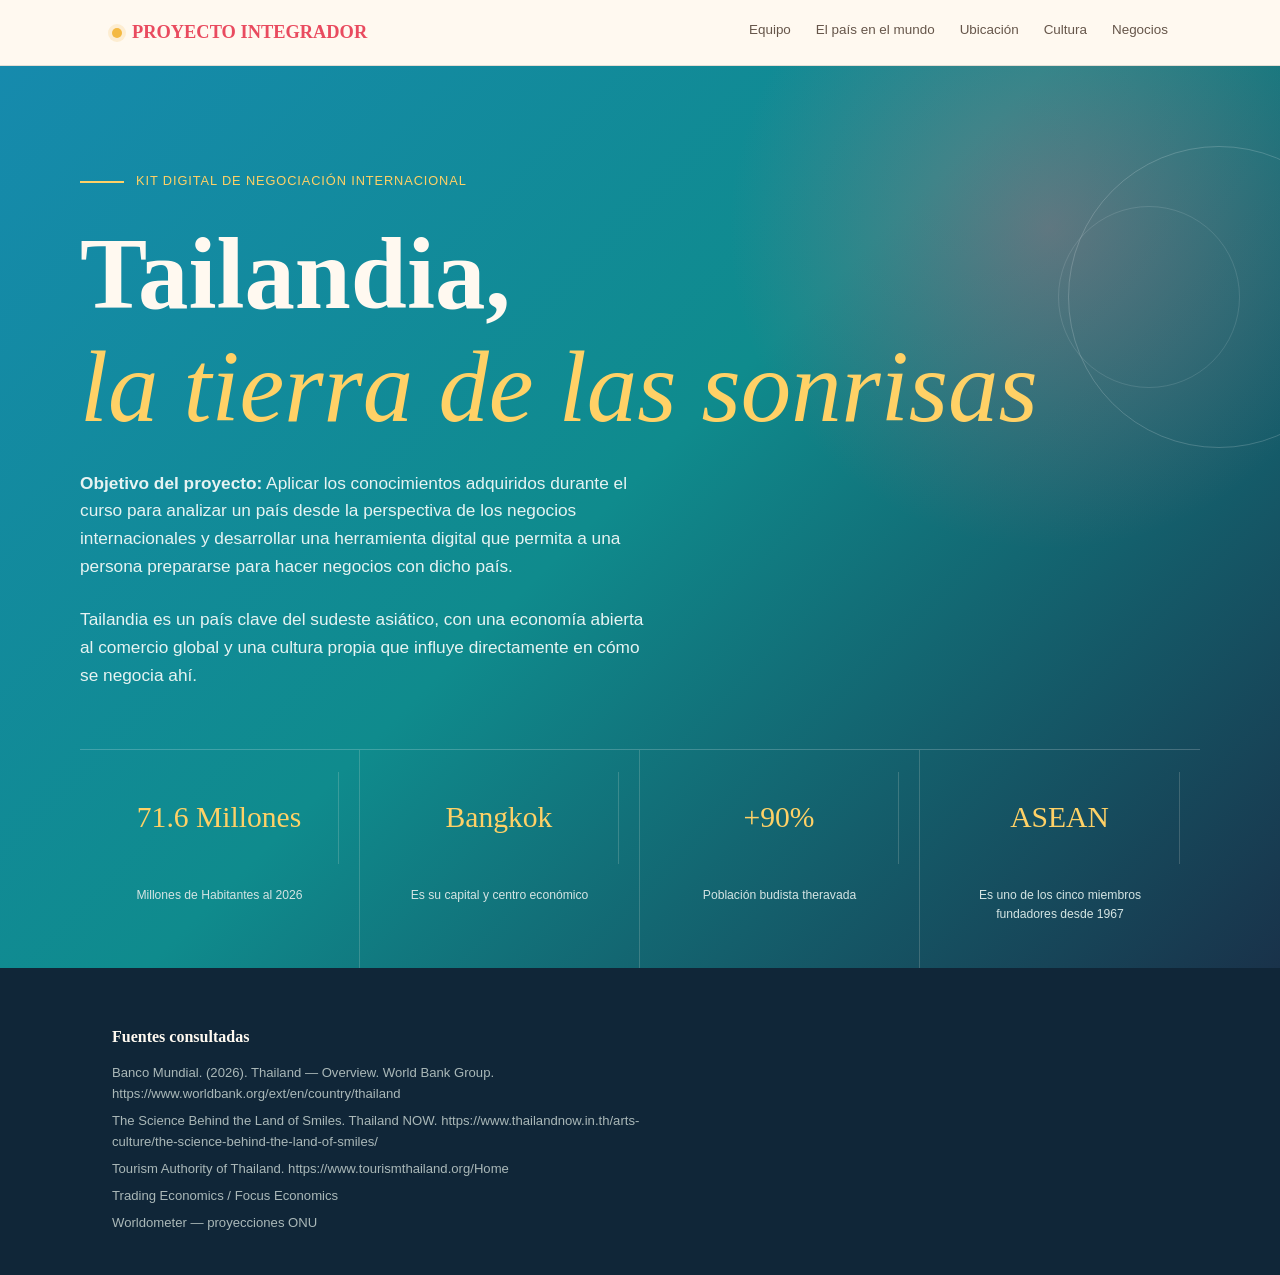
<file: index.html>
<!DOCTYPE html>
<html lang="es">
<head>
  <meta charset="UTF-8">
  <meta name="viewport" content="width=device-width, initial-scale=1.0">
  <title>Tailandia | Kit Digital de Negociación Internacional</title>
  <link rel="stylesheet" href="css/styles.css">
</head>
<body>

<header class="site">

  <div class="nav-row">


    <a href="index.html" class="brand">

      <span class="dot"></span>

      PROYECTO INTEGRADOR

    </a>


    <nav class="links">

       <a href="pages/equipo.html">
        Equipo
      </a>

      <a href="pages/mundo.html">
        El país en el mundo
      </a>

      <a href="pages/ubicacion.html">
        Ubicación
      </a>

      <a href="pages/cultura.html">
        Cultura
      </a>

      <a href="pages/negocios.html">
        Negocios
      </a>


    <button class="menu-btn">
      ☰
    </button>

  </div>

</header>

<section class="hero">

  <div class="hero-inner">


    <div class="eyebrow-line">

      <span class="rule"></span>

      KIT DIGITAL DE NEGOCIACIÓN INTERNACIONAL

    </div>


    <h1>

      Tailandia,

      <br>

      <em>la tierra de las sonrisas</em>

    </h1>

        <p class="lede">

      <b>Objetivo del proyecto:</b> Aplicar los conocimientos adquiridos durante el curso para analizar 
      un país desde la perspectiva de los negocios internacionales y desarrollar una herramienta 
      digital que permita a una persona prepararse para hacer negocios con dicho país.



    </p>


    <p class="lede">

     Tailandia es un país clave del sudeste asiático, con una economía
    abierta al comercio global y una cultura propia que influye directamente
    en cómo se negocia ahí.

    </p>


    <div class="hero-stats">


      <div>

        <div class="num">
          71.6 Millones
        </div> 

        <div class="label">
          Millones de Habitantes al 2026       
         </div>

      </div>


      <div>

        <div class="num">
          Bangkok 
           </div>  

           <div class="label">
          Es su capital y centro económico
        </div>

        </div>




      <div>

        <div class="num">
          +90%
        </div>

        <div class="label">
          Población budista theravada
        </div>

      </div>


      <div>

        <div class="num">
          ASEAN
        </div>

        <div class="label">
          Es uno de los cinco miembros fundadores desde 1967
        </div>

      </div>


    </div>

  </div>

</section>

<footer>

  <div class="wrap">


    <div class="sources">

      <h5>
        Fuentes consultadas
      </h5>

      <span>
        Banco Mundial. (2026). Thailand — Overview. World Bank Group. 
        https://www.worldbank.org/ext/en/country/thailand         
      </span>

      <span>
         The Science Behind the Land of Smiles. Thailand NOW. 
         https://www.thailandnow.in.th/arts-culture/the-science-behind-the-land-of-smiles/
      </span>

      <span>
          Tourism Authority of Thailand. https://www.tourismthailand.org/Home      
        </span>

      <span>
        Trading Economics / Focus Economics
      </span>

      <span>
        Worldometer — proyecciones ONU
      </span>

    </div>

  </div>

</footer>

<script src="js/script.js"></script>
</body>
</html>
</file>
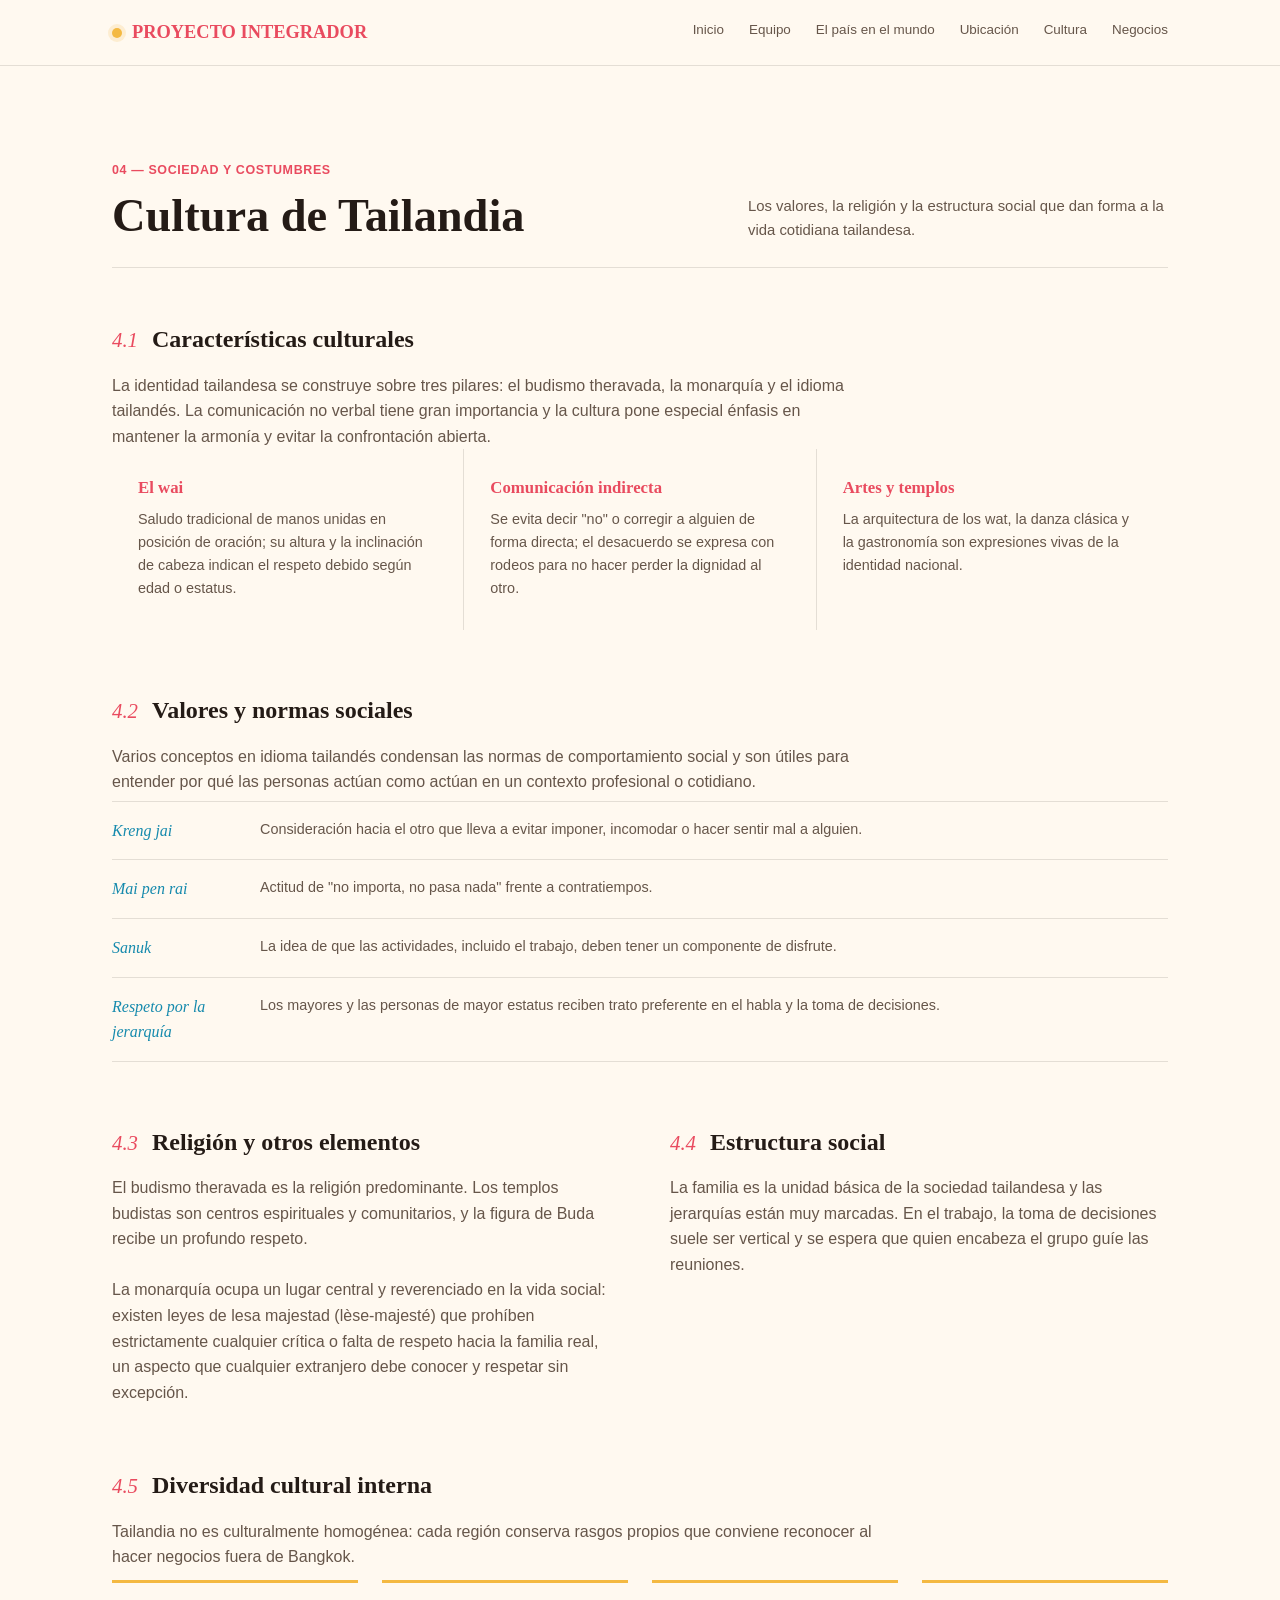
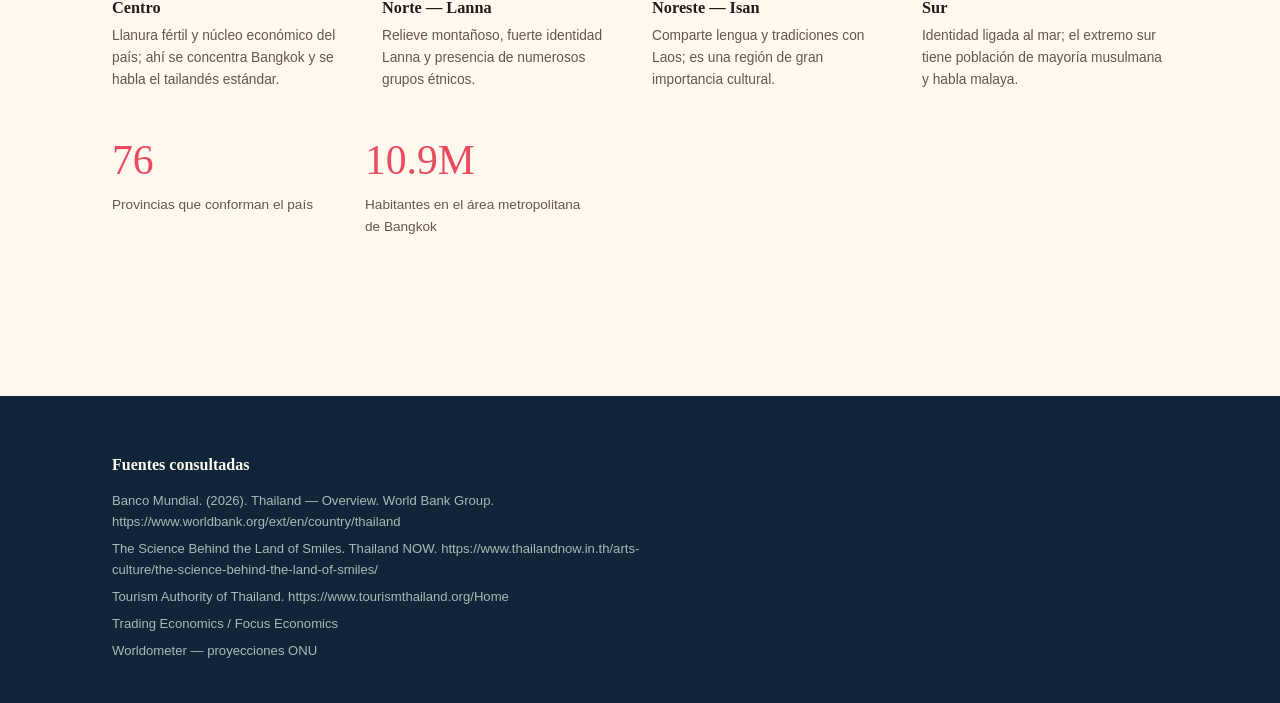
<file: pages/cultura.html>
<!DOCTYPE html>
<html lang="es">
<head>
  <meta charset="UTF-8">
  <meta name="viewport" content="width=device-width, initial-scale=1.0">
  <title>Tailandia | Cultura</title>
  <link rel="stylesheet" href="../css/styles.css">
</head>
<body>

<header class="site">

  <div class="nav-row">


    <a href="../index.html" class="brand">

      <span class="dot"></span>

      PROYECTO INTEGRADOR

    </a>


    <nav class="links">

       <a href="../index.html">
        Inicio
      </a>

       <a href="equipo.html">
        Equipo
      </a>
      
      <a href="mundo.html">
        El país en el mundo
      </a>

      <a href="ubicacion.html">
        Ubicación
      </a>

      <a href="cultura.html">
        Cultura
      </a>

      <a href="negocios.html">
        Negocios
      </a>

    </nav>


    <button class="menu-btn">
      ☰
    </button>

  </div>

</header>

<section id="cultura">

  <div class="wrap">


    <div class="section-head">

      <div>

        <div class="tag">
          04 — SOCIEDAD Y COSTUMBRES
        </div>

        <h2>
          Cultura de Tailandia
        </h2>

      </div>

      <p>
        Los valores, la religión y la estructura social que dan
        forma a la vida cotidiana tailandesa.
      </p>

    </div>



    <div class="subblock">

      <div class="kicker">

        <span class="idx">
          4.1
        </span>

        <h3>
          Características culturales
        </h3>

      </div>


      <p class="body">

        La identidad tailandesa se construye sobre tres pilares:
        el budismo theravada, la monarquía y el idioma tailandés.
        La comunicación no verbal tiene gran importancia y la
        cultura pone especial énfasis en mantener la armonía y
        evitar la confrontación abierta.

      </p>


      <div class="culture-grid">


        <div class="culture-card">

          <h4>
            El wai
          </h4>

          <p>

            Saludo tradicional de manos unidas en posición de oración;
            su altura y la inclinación de cabeza indican el respeto
            debido según edad o estatus.

          </p>

        </div>


        <div class="culture-card">

          <h4>
            Comunicación indirecta
          </h4>

          <p>

            Se evita decir "no" o corregir a alguien de forma directa;
            el desacuerdo se expresa con rodeos para no hacer perder
            la dignidad al otro.

          </p>

        </div>


        <div class="culture-card">

          <h4>
            Artes y templos
          </h4>

          <p>

            La arquitectura de los wat, la danza clásica y la
            gastronomía son expresiones vivas de la identidad nacional.

          </p>

        </div>


      </div>

    </div>



    <div class="subblock">

      <div class="kicker">

        <span class="idx">
          4.2
        </span>

        <h3>
          Valores y normas sociales
        </h3>

      </div>


      <p class="body">

        Varios conceptos en idioma tailandés condensan las normas
        de comportamiento social y son útiles para entender por qué
        las personas actúan como actúan en un contexto profesional
        o cotidiano.

      </p>


      <ul class="pillar-list">


        <li>

          <span class="term">
            Kreng jai
          </span>

          <span class="def">

            Consideración hacia el otro que lleva a evitar imponer,
            incomodar o hacer sentir mal a alguien.

          </span>

        </li>


        <li>

          <span class="term">
            Mai pen rai
          </span>

          <span class="def">

            Actitud de "no importa, no pasa nada" frente a contratiempos.

          </span>

        </li>


        <li>

          <span class="term">
            Sanuk
          </span>

          <span class="def">

            La idea de que las actividades, incluido el trabajo,
            deben tener un componente de disfrute.

          </span>

        </li>


        <li>

          <span class="term">
            Respeto por la jerarquía
          </span>

          <span class="def">

            Los mayores y las personas de mayor estatus reciben
            trato preferente en el habla y la toma de decisiones.

          </span>

        </li>


      </ul>

    </div>



    <div class="pillar-row">


      <div class="subblock">

        <div class="kicker">

          <span class="idx">
            4.3
          </span>

          <h3>
            Religión y otros elementos
          </h3>

        </div>


        <p class="body">

          El budismo theravada es la religión predominante.
          Los templos budistas son centros espirituales y comunitarios,
          y la figura de Buda recibe un profundo respeto.
          <br><br>
          La monarquía ocupa un lugar central y reverenciado en la vida social: 
          existen leyes de lesa majestad (lèse-majesté) que prohíben estrictamente 
          cualquier crítica o falta de respeto hacia la familia real, un aspecto que 
          cualquier extranjero debe conocer y respetar sin excepción.

        </p>

      </div>


      <div class="subblock">

        <div class="kicker">

          <span class="idx">
            4.4
          </span>

          <h3>
            Estructura social
          </h3>

        </div>


        <p class="body">

          La familia es la unidad básica de la sociedad tailandesa
          y las jerarquías están muy marcadas. En el trabajo, la
          toma de decisiones suele ser vertical y se espera que
          quien encabeza el grupo guíe las reuniones.

        </p>

      </div>


    </div>



    <div class="subblock">

      <div class="kicker">

        <span class="idx">
          4.5
        </span>

        <h3>
          Diversidad cultural interna
        </h3>

      </div>


      <p class="body">

        Tailandia no es culturalmente homogénea: cada región conserva
        rasgos propios que conviene reconocer al hacer negocios
        fuera de Bangkok.

      </p>


      <div class="region-grid">


        <div class="region-card">

          <h4>
            Centro
          </h4>

          <p>

            Llanura fértil y núcleo económico del país; ahí se concentra
            Bangkok y se habla el tailandés estándar.

          </p>

        </div>


        <div class="region-card">

          <h4>
            Norte — Lanna
          </h4>

          <p>

            Relieve montañoso, fuerte identidad Lanna y presencia de
            numerosos grupos étnicos.

          </p>

        </div>


        <div class="region-card">

          <h4>
            Noreste — Isan
          </h4>

          <p>

            Comparte lengua y tradiciones con Laos; es una región
            de gran importancia cultural.

          </p>

        </div>


        <div class="region-card">

          <h4>
            Sur
          </h4>

          <p>

            Identidad ligada al mar; el extremo sur tiene población
            de mayoría musulmana y habla malaya.

          </p>

        </div>


      </div>


      <div class="stat-strip">


        <div class="item">

          <div class="num">
            76
          </div>

          <div class="label">
            Provincias que conforman el país
          </div>

        </div>


        <div class="item">

          <div class="num">
            10.9M
          </div>

          <div class="label">
            Habitantes en el área metropolitana de Bangkok
          </div>

        </div>


      </div>

    </div>

  </div>

</section>

<footer>

  <div class="wrap">


    <div class="sources">

      <h5>
        Fuentes consultadas
      </h5>

      <span>
        Banco Mundial. (2026). Thailand — Overview. World Bank Group. 
        https://www.worldbank.org/ext/en/country/thailand         
      </span>

      <span>
         The Science Behind the Land of Smiles. Thailand NOW. 
         https://www.thailandnow.in.th/arts-culture/the-science-behind-the-land-of-smiles/
      </span>

      <span>
          Tourism Authority of Thailand. https://www.tourismthailand.org/Home      
        </span>

      <span>
        Trading Economics / Focus Economics
      </span>

      <span>
        Worldometer — proyecciones ONU
      </span>

    </div>



  </div>

</footer>

<script src="../js/script.js"></script>
</body>
</html>
</file>
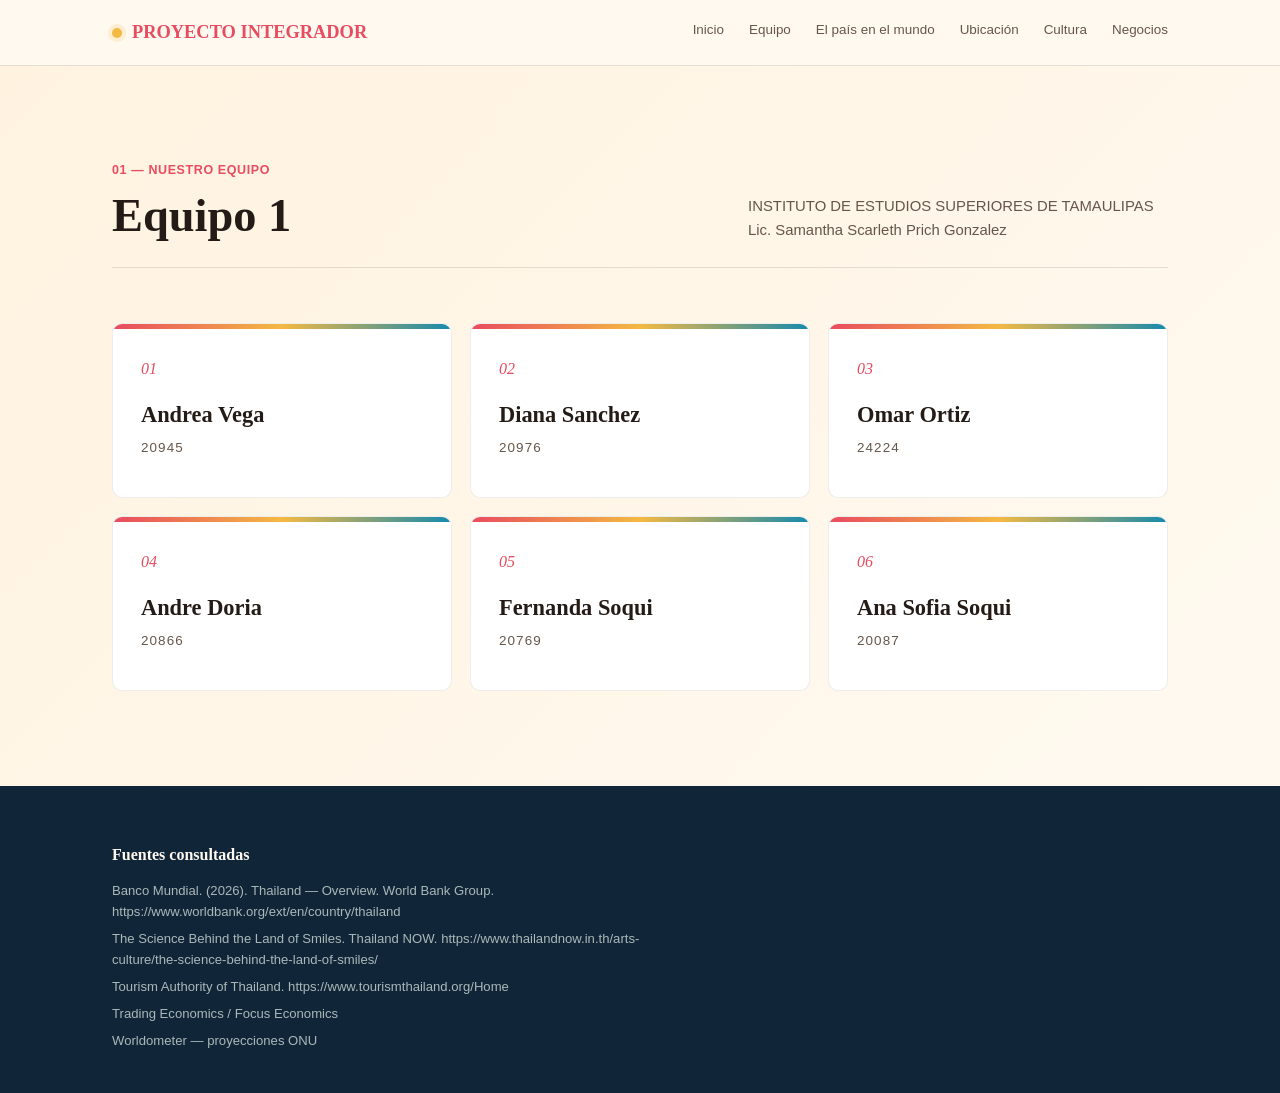
<file: pages/equipo.html>
<!DOCTYPE html>
<html lang="es">
<head>
  <meta charset="UTF-8">
  <meta name="viewport" content="width=device-width, initial-scale=1.0">
  <title>Tailandia | Equipo</title>
  <link rel="stylesheet" href="../css/styles.css">
</head>
<body>

<header class="site">

  <div class="nav-row">


    <a href="../index.html" class="brand">

      <span class="dot"></span>

      PROYECTO INTEGRADOR

    </a>


     <nav class="links">

       <a href="../index.html">
        Inicio
      </a>

       <a href="equipo.html">
        Equipo
      </a>

      <a href="mundo.html">
        El país en el mundo
      </a>

      <a href="ubicacion.html">
        Ubicación
      </a>

      <a href="cultura.html">
        Cultura
      </a>

      <a href="negocios.html">
        Negocios
      </a>


    <button class="menu-btn">
      ☰
    </button>

  </div>

</header>

<section id="equipo" class="team-section">

  <div class="wrap">


    <div class="section-head">

      <div>

        <div class="tag">
          01 — NUESTRO EQUIPO
        </div>

        <h2>
          Equipo 1
        </h2>

      </div>

      <p>

        INSTITUTO DE ESTUDIOS SUPERIORES DE TAMAULIPAS
        Lic. Samantha Scarleth Prich Gonzalez

      </p>

    </div>



    <div class="team-grid">


      <div class="team-card">

        <div class="team-number">
          01
        </div>

        <h3>
          Andrea Vega
        </h3>

        <span>
          20945
        </span>

      </div>


      <div class="team-card">

        <div class="team-number">
          02
        </div>

        <h3>
          Diana Sanchez
        </h3>

        <span>
          20976
        </span>

      </div>


      <div class="team-card">

        <div class="team-number">
          03
        </div>

        <h3>
          Omar Ortiz
        </h3>

        <span>
          24224
        </span>

      </div>


      <div class="team-card">

        <div class="team-number">
          04
        </div>

        <h3>
          Andre Doria
        </h3>

        <span>
          20866
        </span>

      </div>


      <div class="team-card">

        <div class="team-number">
          05
        </div>

        <h3>
          Fernanda Soqui
        </h3>

        <span>
          20769
        </span>

      </div>


      <div class="team-card">

        <div class="team-number">
          06
        </div>

        <h3>
          Ana Sofia Soqui
        </h3>

        <span>
          20087
        </span>

      </div>


    </div>

  </div>

</section>

<footer>

  <div class="wrap">


    <div class="sources">

      <h5>
        Fuentes consultadas
      </h5>

      <span>
        Banco Mundial. (2026). Thailand — Overview. World Bank Group. 
        https://www.worldbank.org/ext/en/country/thailand         
      </span>

      <span>
         The Science Behind the Land of Smiles. Thailand NOW. 
         https://www.thailandnow.in.th/arts-culture/the-science-behind-the-land-of-smiles/
      </span>

      <span>
          Tourism Authority of Thailand. https://www.tourismthailand.org/Home      
        </span>

      <span>
        Trading Economics / Focus Economics
      </span>

      <span>
        Worldometer — proyecciones ONU
      </span>

    </div>

  </div>

</footer>

<script src="../js/script.js"></script>
</body>
</html>
</file>
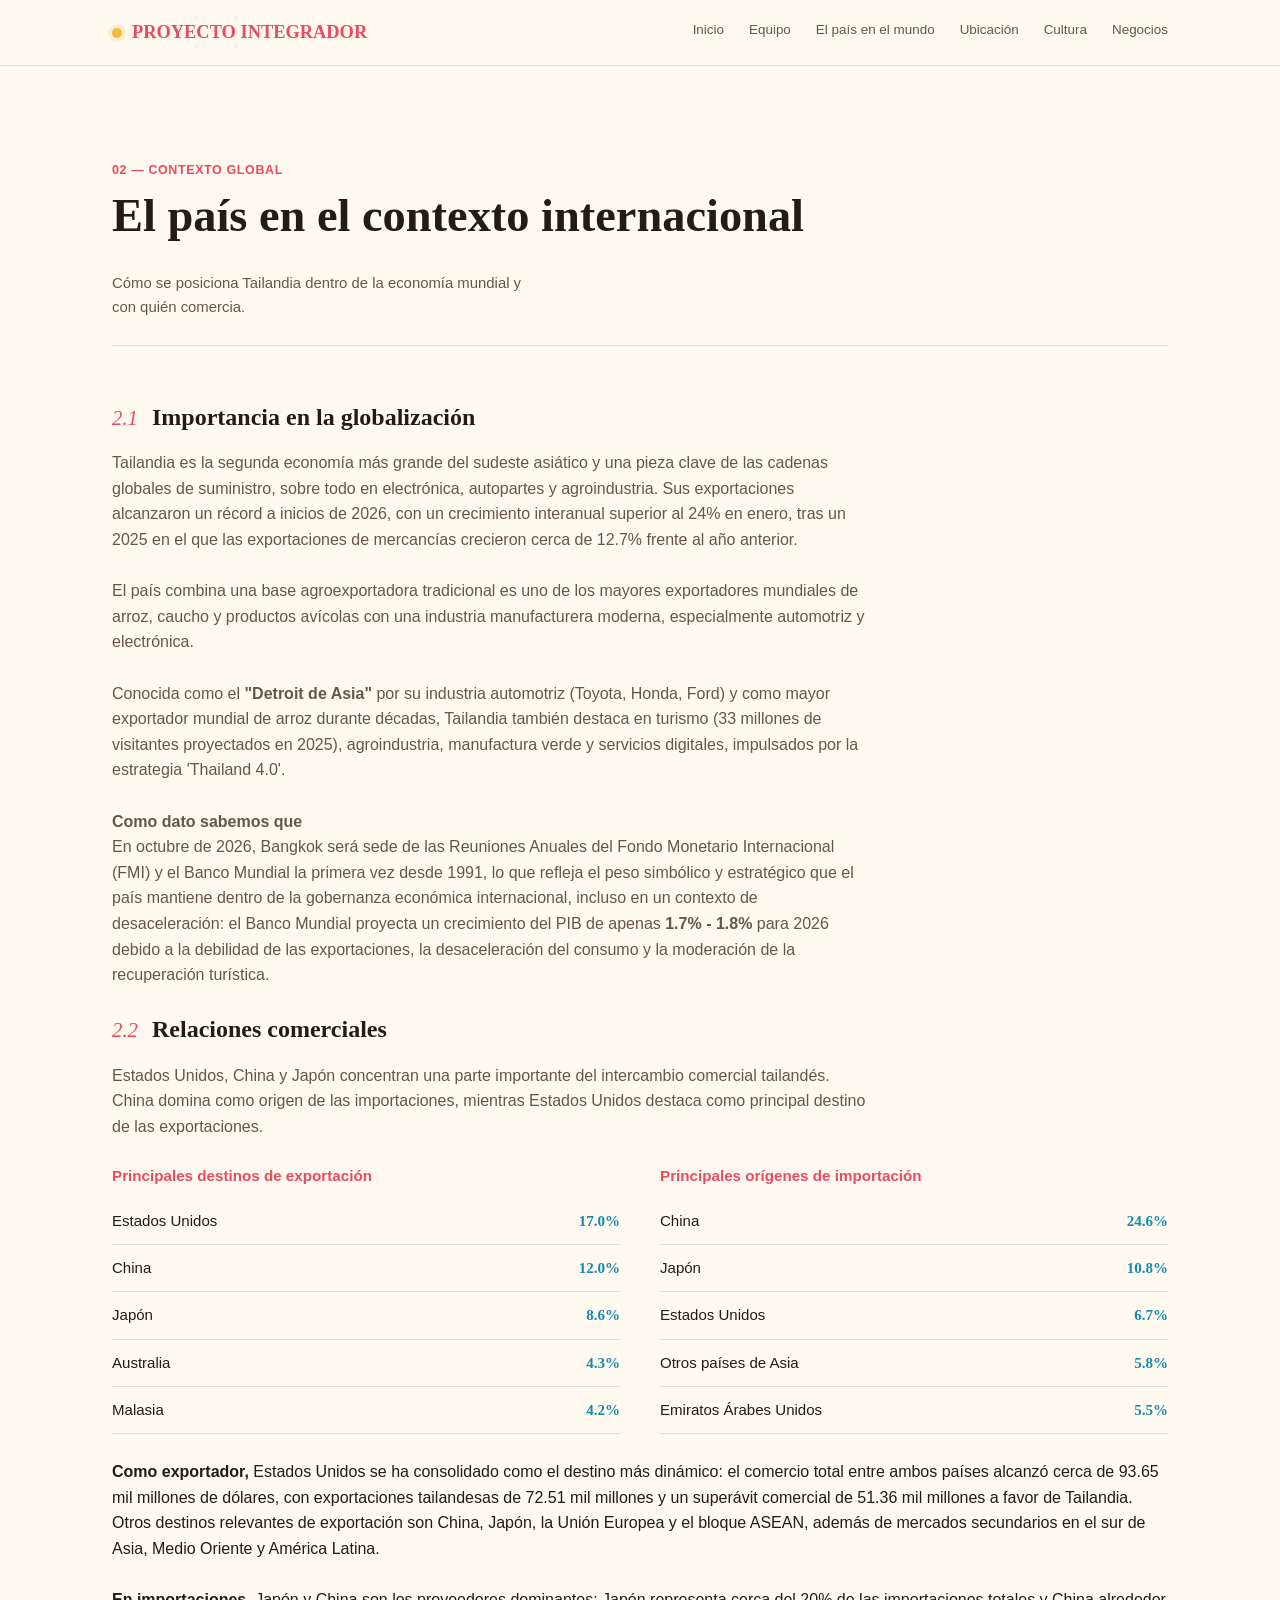
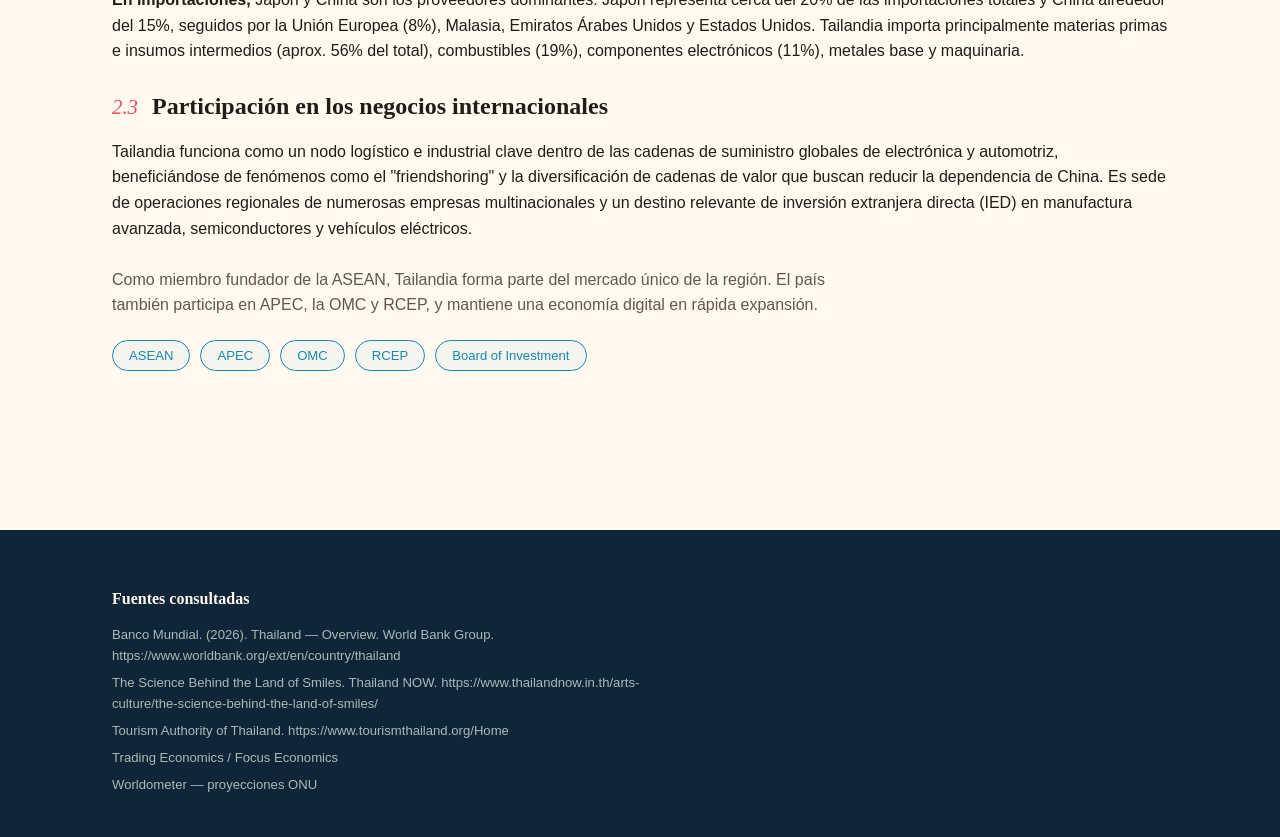
<file: pages/mundo.html>
<!DOCTYPE html>
<html lang="es">
<head>
  <meta charset="UTF-8">
  <meta name="viewport" content="width=device-width, initial-scale=1.0">
  <title>Tailandia | El país en el mundo</title>
  <link rel="stylesheet" href="../css/styles.css">
</head>
<body>

<header class="site">

  <div class="nav-row">


    <a href="../index.html" class="brand">

      <span class="dot"></span>

      PROYECTO INTEGRADOR

    </a>


   <nav class="links">

       <a href="../index.html">
        Inicio
      </a>

       <a href="equipo.html">
        Equipo
      </a>

      <a href="mundo.html">
        El país en el mundo
      </a>

      <a href="ubicacion.html">
        Ubicación
      </a>

      <a href="cultura.html">
        Cultura
      </a>

      <a href="negocios.html">
        Negocios
      </a>


    <button class="menu-btn">
      ☰
    </button>

  </div>

</header>

<section id="mundo">

  <div class="wrap">


    <div class="section-head">

      <div>

        <div class="tag">
          02 — CONTEXTO GLOBAL
        </div>

        <h2>
          El país en el contexto internacional
        </h2>

      </div>

      <p>
        Cómo se posiciona Tailandia dentro de la economía mundial
        y con quién comercia.
      </p>

    </div>


    <!-- 1.1 -->

    <div class="subblock">

      <div class="kicker">

        <span class="idx">
          2.1
        </span>

        <h3>
          Importancia en la globalización
        </h3>

      </div>


      <p class="body">

        Tailandia es la segunda economía más grande del sudeste asiático
        y una pieza clave de las cadenas globales de suministro, sobre todo
        en electrónica, autopartes y agroindustria. Sus exportaciones
        alcanzaron un récord a inicios de 2026, con un crecimiento interanual
        superior al 24% en enero, tras un 2025 en el que las exportaciones
        de mercancías crecieron cerca de 12.7% frente al año anterior.

      </p>


      <br>


      <p class="body">

        El país combina una base agroexportadora tradicional es uno de
        los mayores exportadores mundiales de arroz, caucho y productos
        avícolas con una industria manufacturera moderna, especialmente
        automotriz y electrónica.

      </p>

      <br>

      <p class="body">
      Conocida como el <b>"Detroit de Asia"</b> por su industria automotriz 
      (Toyota, Honda, Ford) y como mayor exportador mundial de arroz 
      durante décadas, Tailandia también destaca en turismo (33 millones 
      de visitantes proyectados en 2025), agroindustria, manufactura verde 
      y servicios digitales, impulsados por la estrategia 'Thailand 4.0'.

      </p>

      <br>

     <p class="body">

      <b>Como dato sabemos que</b>
      <br>
        En octubre de 2026, Bangkok será sede de las Reuniones Anuales del 
        Fondo Monetario Internacional (FMI) y el Banco Mundial la primera vez 
        desde 1991, lo que refleja el peso simbólico y estratégico que el país 
        mantiene dentro de la gobernanza económica internacional, incluso en un 
        contexto de desaceleración: el Banco Mundial proyecta un crecimiento del 
        PIB de apenas <b>1.7% - 1.8%</b> para 2026 debido a la debilidad de las exportaciones, 
        la desaceleración del consumo y la moderación de la recuperación turística.

      </p>

      <br>


    <!-- 1.2 -->

    <div class="subblock">

      <div class="kicker">

        <span class="idx">
          2.2
        </span>

        <h3>
          Relaciones comerciales
        </h3>

      </div>


      <p class="body">

        Estados Unidos, China y Japón concentran una parte importante
        del intercambio comercial tailandés. China domina como origen
        de las importaciones, mientras Estados Unidos destaca como
        principal destino de las exportaciones.

      </p>


      <div class="trade-grid">


        <div class="trade-card">

          <h4>
            Principales destinos de exportación
          </h4>

          <ul class="trade-list">

            <li>
              <span>Estados Unidos</span>
              <span class="pct">17.0%</span>
            </li>

            <li>
              <span>China</span>
              <span class="pct">12.0%</span>
            </li>

            <li>
              <span>Japón</span>
              <span class="pct">8.6%</span>
            </li>

            <li>
              <span>Australia</span>
              <span class="pct">4.3%</span>
            </li>

            <li>
              <span>Malasia</span>
              <span class="pct">4.2%</span>
            </li>

          </ul>

        </div>


        <div class="trade-card">

          <h4>
            Principales orígenes de importación
          </h4>

          <ul class="trade-list">

            <li>
              <span>China</span>
              <span class="pct">24.6%</span>
            </li>

            <li>
              <span>Japón</span>
              <span class="pct">10.8%</span>
            </li>

            <li>
              <span>Estados Unidos</span>
              <span class="pct">6.7%</span>
            </li>

            <li>
              <span>Otros países de Asia</span>
              <span class="pct">5.8%</span>
            </li>

            <li>
              <span>Emiratos Árabes Unidos</span>
              <span class="pct">5.5%</span>
            </li>

          </ul>

        </div>

        
      </div>

    <br>

     <p>
     <b>Como exportador,</b> Estados Unidos se ha consolidado como el destino más dinámico: 
     el comercio total entre ambos países alcanzó cerca de 93.65 mil millones de dólares, con 
     exportaciones tailandesas de 72.51 mil millones y un superávit comercial de 51.36 mil millones 
     a favor de Tailandia. Otros destinos relevantes de exportación son China, Japón, la Unión Europea 
     y el bloque ASEAN, además de mercados secundarios en el sur de Asia, Medio Oriente y América Latina.
     
     <br><br>
    <b>En importaciones,</b> Japón y China son los proveedores dominantes: Japón representa cerca del 20% de las 
    importaciones totales y China alrededor del 15%, seguidos por la Unión Europea (8%), Malasia, Emiratos 
    Árabes Unidos y Estados Unidos. Tailandia importa principalmente materias primas e insumos intermedios 
    (aprox. 56% del total), combustibles (19%), componentes electrónicos (11%), metales base y maquinaria.

      </p>

      <br>



    <!-- 1.3 -->

    <div class="subblock">

      <div class="kicker">

        <span class="idx">
          2.3
        </span>

        <h3>
          Participación en los negocios internacionales
        </h3>

      </div>

  
      <p>
      Tailandia funciona como un nodo logístico e industrial clave dentro de 
      las cadenas de suministro globales de electrónica y automotriz, beneficiándose 
      de fenómenos como el "friendshoring" y la diversificación de cadenas de valor 
      que buscan reducir la dependencia de China. Es sede de operaciones regionales de 
      numerosas empresas multinacionales y un destino relevante de inversión extranjera 
      directa (IED) en manufactura avanzada, semiconductores y vehículos eléctricos.
      </p>

      <br>

      <p class="body">

        Como miembro fundador de la ASEAN, Tailandia forma parte del
        mercado único de la región. El país también participa en APEC,
        la OMC y RCEP, y mantiene una economía digital en rápida expansión.

      </p>


      <div class="chip-row">

        <button type="button" class="chip" data-info="Asociación de Naciones del Sudeste Asiático: un bloque de 10 países que reduce aranceles entre sí y facilita el comercio, la inversión y el movimiento de personas dentro de la región.">ASEAN</button>

        <button type="button" class="chip" data-info="Foro de Cooperación Económica Asia-Pacífico: espacio de diálogo entre 21 economías de la cuenca del Pacífico para impulsar el comercio y la inversión abierta entre sus miembros.">APEC</button>

        <button type="button" class="chip" data-info="Organización Mundial del Comercio: organismo internacional que fija las reglas del comercio entre países, vigila que se cumplan y resuelve disputas comerciales entre gobiernos.">OMC</button>

        <button type="button" class="chip" data-info="Asociación Económica Integral Regional: el tratado de libre comercio más grande del mundo, que une a los países de la ASEAN con China, Japón, Corea del Sur, Australia y Nueva Zelanda.">RCEP</button>

        <button type="button" class="chip" data-info="Board of Investment: agencia gubernamental tailandesa que otorga incentivos fiscales, exenciones de impuestos y facilidades administrativas a empresas extranjeras que invierten en el país.">Board of Investment</button>

      </div>

      <div class="chip-info" id="chip-info" hidden>
        <span class="chip-info-title"></span>
        <p class="chip-info-text"></p>
      </div>

    </div>

  </div>

</section>

<footer>

  <div class="wrap">


    <div class="sources">

      <h5>
        Fuentes consultadas
      </h5>

      <span>
        Banco Mundial. (2026). Thailand — Overview. World Bank Group. 
        https://www.worldbank.org/ext/en/country/thailand         
      </span>

      <span>
         The Science Behind the Land of Smiles. Thailand NOW. 
         https://www.thailandnow.in.th/arts-culture/the-science-behind-the-land-of-smiles/
      </span>

      <span>
          Tourism Authority of Thailand. https://www.tourismthailand.org/Home      
        </span>

      <span>
        Trading Economics / Focus Economics
      </span>

      <span>
        Worldometer — proyecciones ONU
      </span>

    </div>


  </div>

</footer>

<script src="../js/script.js"></script>
</body>
</html>
</file>
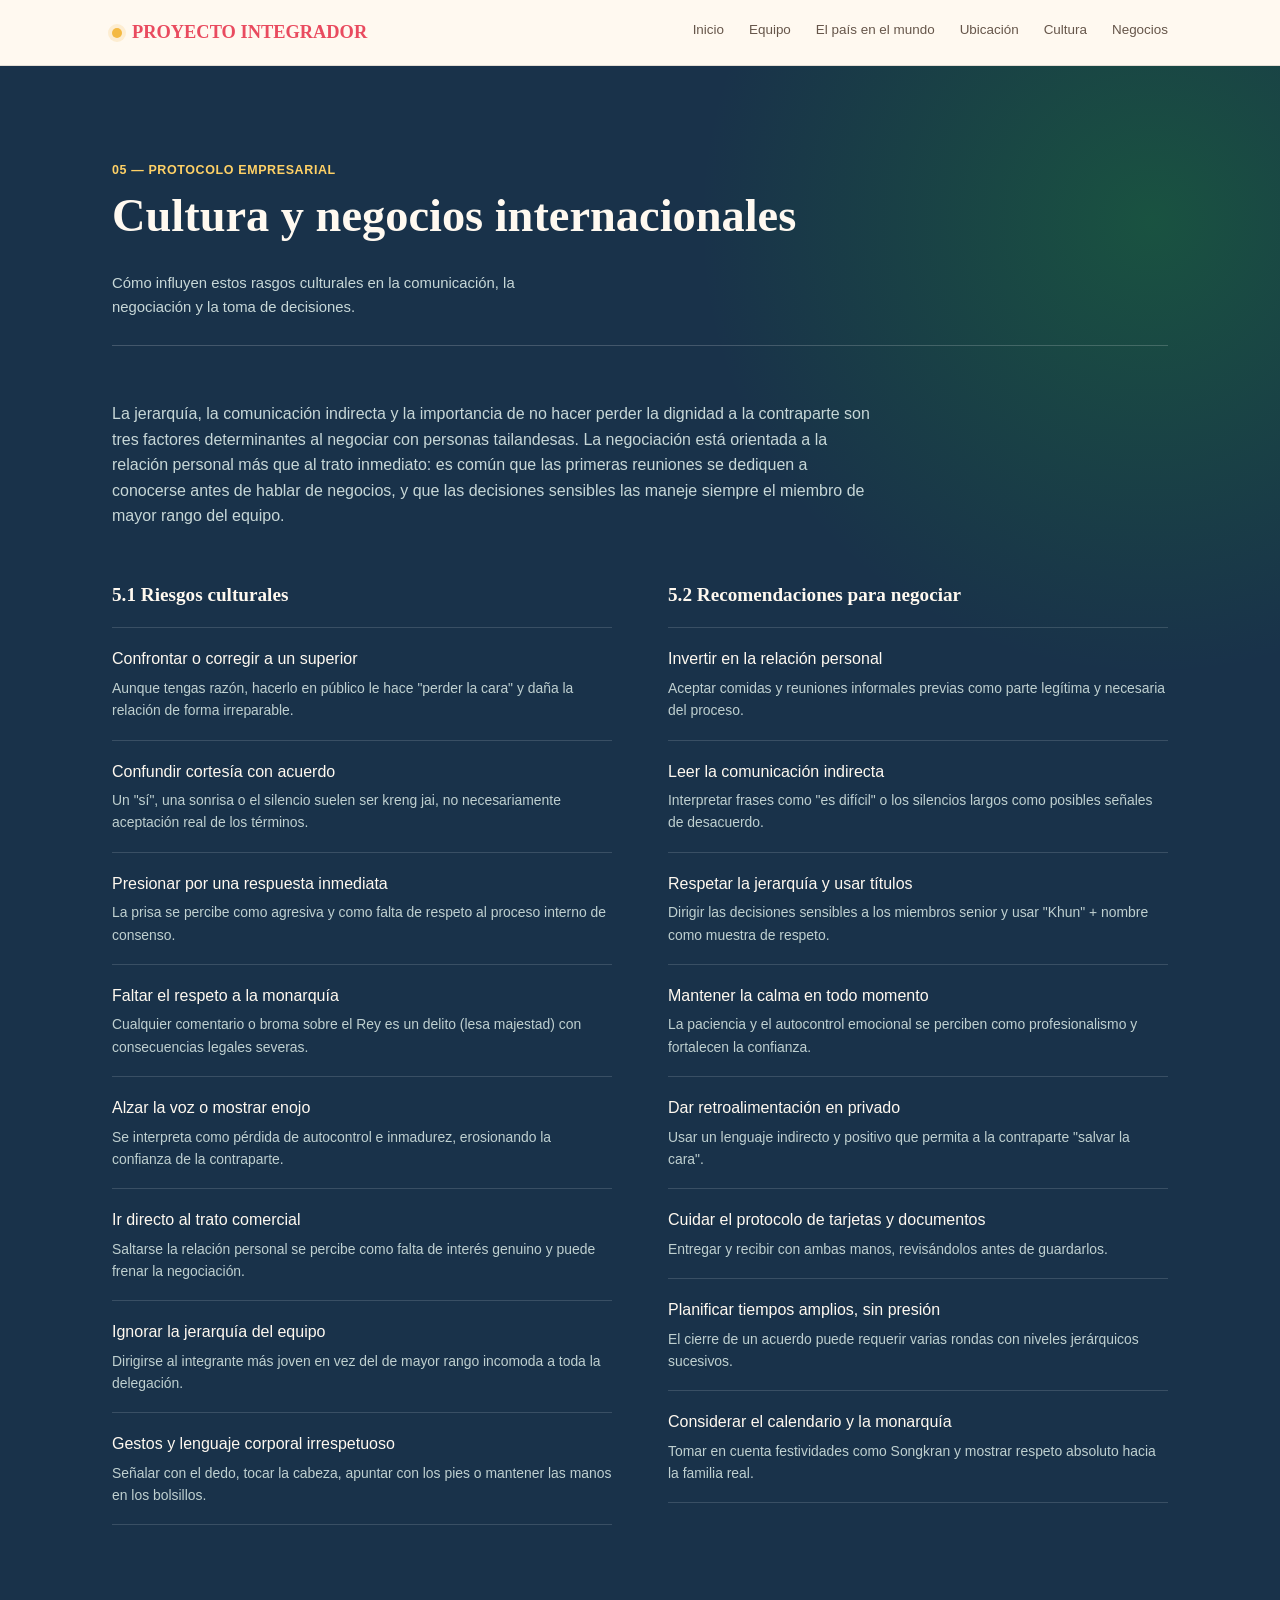
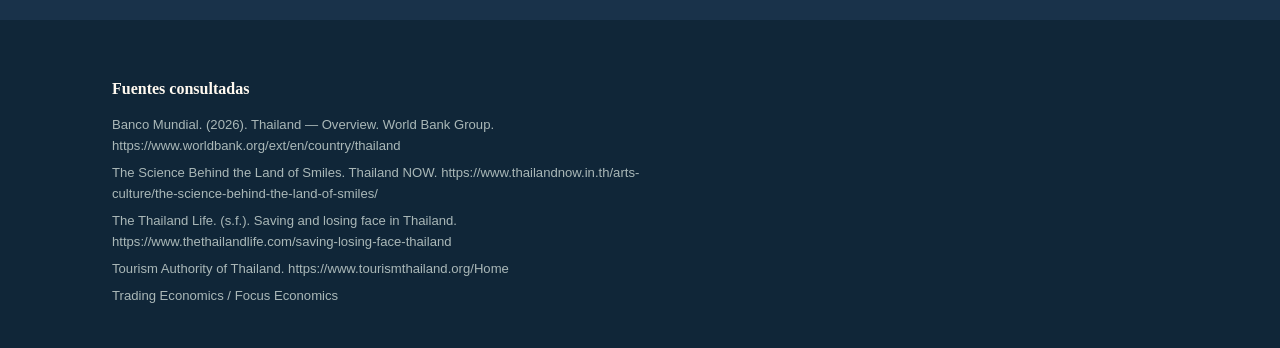
<file: pages/negocios.html>
<!DOCTYPE html>
<html lang="es">
<head>
  <meta charset="UTF-8">
  <meta name="viewport" content="width=device-width, initial-scale=1.0">
  <title>Tailandia | Negocios internacionales</title>
  <link rel="stylesheet" href="../css/styles.css">
</head>
<body>

<header class="site">

  <div class="nav-row">


    <a href="../index.html" class="brand">

      <span class="dot"></span>

      PROYECTO INTEGRADOR

    </a>


     <nav class="links">

       <a href="../index.html">
        Inicio
      </a>

       <a href="equipo.html">
        Equipo
      </a>

      <a href="mundo.html">
        El país en el mundo
      </a>

      <a href="ubicacion.html">
        Ubicación
      </a>

      <a href="cultura.html">
        Cultura
      </a>

      <a href="negocios.html">
        Negocios
      </a>


    <button class="menu-btn">
      ☰
    </button>

  </div>

</header>

<section id="negocios" class="dark">

  <div class="wrap">


    <div class="section-head">

      <div>

        <div class="tag">
          05 — PROTOCOLO EMPRESARIAL
        </div>

        <h2>
          Cultura y negocios internacionales
        </h2>

      </div>

      <p>

        Cómo influyen estos rasgos culturales en la comunicación, la negociación y la toma de decisiones.

      </p>

    </div>


    <p
      class="body"
      style="color:#C7D7D7;
             max-width:760px;
             margin-bottom:55px;"
    >

      La jerarquía, la comunicación indirecta y la importancia de
      no hacer perder la dignidad a la contraparte son tres factores
      determinantes al negociar con personas tailandesas. La negociación
      está orientada a la relación personal más que al trato inmediato:
      es común que las primeras reuniones se dediquen a conocerse antes
      de hablar de negocios, y que las decisiones sensibles las maneje
      siempre el miembro de mayor rango del equipo.

    </p>



    <div class="risk-grid">


      <!-- EVITAR -->

      <div class="risk-col avoid">

        <h3>

          5.1 Riesgos culturales

        </h3>


        <div class="risk-item">

          <div class="t">
            Confrontar o corregir a un superior
          </div>

          <div class="d">

            Aunque tengas razón, hacerlo en público le hace
            "perder la cara" y daña la relación de forma irreparable.

          </div>

        </div>


        <div class="risk-item">

          <div class="t">
            Confundir cortesía con acuerdo
          </div>

          <div class="d">

            Un "sí", una sonrisa o el silencio suelen ser kreng jai,
            no necesariamente aceptación real de los términos.

          </div>

        </div>


        <div class="risk-item">

          <div class="t">
            Presionar por una respuesta inmediata
          </div>

          <div class="d">

            La prisa se percibe como agresiva y como falta de respeto
            al proceso interno de consenso.

          </div>

        </div>


        <div class="risk-item">

          <div class="t">
            Faltar el respeto a la monarquía
          </div>

          <div class="d">

            Cualquier comentario o broma sobre el Rey es un delito
            (lesa majestad) con consecuencias legales severas.

          </div>

        </div>


        <div class="risk-item">

          <div class="t">
            Alzar la voz o mostrar enojo
          </div>

          <div class="d">

            Se interpreta como pérdida de autocontrol e inmadurez,
            erosionando la confianza de la contraparte.

          </div>

        </div>


        <div class="risk-item">

          <div class="t">
            Ir directo al trato comercial
          </div>

          <div class="d">

            Saltarse la relación personal se percibe como falta
            de interés genuino y puede frenar la negociación.

          </div>

        </div>


        <div class="risk-item">

          <div class="t">
            Ignorar la jerarquía del equipo
          </div>

          <div class="d">

            Dirigirse al integrante más joven en vez del de mayor
            rango incomoda a toda la delegación.

          </div>

        </div>


        <div class="risk-item">

          <div class="t">
            Gestos y lenguaje corporal irrespetuoso
          </div>

          <div class="d">

            Señalar con el dedo, tocar la cabeza, apuntar con los
            pies o mantener las manos en los bolsillos.

          </div>

        </div>

      </div>



      <!-- HACER -->

      <div class="risk-col do">

        <h3>

          5.2 Recomendaciones para negociar

        </h3>


        <div class="risk-item">

          <div class="t">
            Invertir en la relación personal
          </div>

          <div class="d">

            Aceptar comidas y reuniones informales previas como
            parte legítima y necesaria del proceso.

          </div>

        </div>


        <div class="risk-item">

          <div class="t">
            Leer la comunicación indirecta
          </div>

          <div class="d">

            Interpretar frases como "es difícil" o los silencios
            largos como posibles señales de desacuerdo.

          </div>

        </div>


        <div class="risk-item">

          <div class="t">
            Respetar la jerarquía y usar títulos
          </div>

          <div class="d">

            Dirigir las decisiones sensibles a los miembros senior
            y usar "Khun" + nombre como muestra de respeto.

          </div>

        </div>


        <div class="risk-item">

          <div class="t">
            Mantener la calma en todo momento
          </div>

          <div class="d">

            La paciencia y el autocontrol emocional se perciben
            como profesionalismo y fortalecen la confianza.

          </div>

        </div>


        <div class="risk-item">

          <div class="t">
            Dar retroalimentación en privado
          </div>

          <div class="d">

            Usar un lenguaje indirecto y positivo que permita
            a la contraparte "salvar la cara".

          </div>

        </div>


        <div class="risk-item">

          <div class="t">
            Cuidar el protocolo de tarjetas y documentos
          </div>

          <div class="d">

            Entregar y recibir con ambas manos, revisándolos antes
            de guardarlos.

          </div>

        </div>


        <div class="risk-item">

          <div class="t">
            Planificar tiempos amplios, sin presión
          </div>

          <div class="d">

            El cierre de un acuerdo puede requerir varias rondas
            con niveles jerárquicos sucesivos.

          </div>

        </div>


        <div class="risk-item">

          <div class="t">
            Considerar el calendario y la monarquía
          </div>

          <div class="d">

            Tomar en cuenta festividades como Songkran y mostrar
            respeto absoluto hacia la familia real.

          </div>

        </div>

      </div>


    </div>

  </div>

</section>

<footer>

  <div class="wrap">


    <div class="sources">

      <h5>
        Fuentes consultadas
      </h5>

      <span>
        Banco Mundial. (2026). Thailand — Overview. World Bank Group. 
        https://www.worldbank.org/ext/en/country/thailand         
      </span>

      <span>
         The Science Behind the Land of Smiles. Thailand NOW. 
         https://www.thailandnow.in.th/arts-culture/the-science-behind-the-land-of-smiles/
      </span>

      <span>
        The Thailand Life. (s.f.). Saving and losing face in Thailand.
        https://www.thethailandlife.com/saving-losing-face-thailand
      </span>

      <span>
          Tourism Authority of Thailand. https://www.tourismthailand.org/Home      
        </span>

      <span>
        Trading Economics / Focus Economics
      </span>

    </div>

  </div>

</footer>

<script src="../js/script.js"></script>
</body>
</html>
</file>
<file: css/styles.css>
:root{

  --cream:#FFF9F0;
  --paper:#FFF3E0;

  --ink:#241B16;
  --ink-soft:#66564A;

  --thai-red:#E94B5F;
  --thai-pink:#F26A7A;

  --thai-gold:#F4B942;
  --thai-yellow:#FFD166;

  --thai-blue:#168AAD;
  --thai-teal:#0F8B8D;

  --purple:#6C4AB6;

  --dark:#19324A;
  --dark-deep:#102638;

  --line:rgba(36,27,22,0.12);

  --radius:10px;
}


/* =====================================================
   RESET
===================================================== */

*{
  box-sizing:border-box;
  margin:0;
  padding:0;
}

html{
  scroll-behavior:smooth;
}

body{

  background:var(--cream);

  color:var(--ink);

  font-family:'Work Sans',sans-serif;

  font-weight:400;

  line-height:1.6;

  -webkit-font-smoothing:antialiased;
}

h1,h2,h3,h4{

  font-family:'Fraunces',serif;

  color:var(--ink);

  font-weight:600;

  line-height:1.12;
}

a{

  color:inherit;

  text-decoration:none;
}

.wrap{

  max-width:1120px;

  margin:0 auto;

  padding:0 32px;
}

::selection{

  background:var(--thai-gold);

  color:var(--dark-deep);
}


/* =====================================================
   NAVBAR
===================================================== */

header.site{

  position:sticky;

  top:0;

  z-index:100;

  background:rgba(255,249,240,.96);

  backdrop-filter:blur(12px);

  border-bottom:1px solid var(--line);
}

.nav-row{

  display:flex;

  align-items:center;

  justify-content:space-between;

  padding:18px 32px;

  max-width:1120px;

  margin:0 auto;
}

.brand{

  display:flex;

  align-items:center;

  gap:10px;

  font-family:'Fraunces',serif;

  font-weight:600;

  font-size:1.15rem;

  color:var(--thai-red);
}

.brand .dot{

  width:10px;

  height:10px;

  border-radius:50%;

  background:var(--thai-gold);

  box-shadow:0 0 0 4px rgba(244,185,66,.18);
}

nav.links{

  display:flex;

  gap:25px;

  font-size:.84rem;
}

nav.links a{

  color:var(--ink-soft);

  position:relative;

  padding-bottom:5px;

  transition:.2s;
}

nav.links a:hover{

  color:var(--thai-red);
}

nav.links a::after{

  content:"";

  position:absolute;

  left:0;

  bottom:0;

  height:2px;

  width:0;

  background:var(--thai-gold);

  transition:.25s;
}

nav.links a:hover::after{

  width:100%;
}

.menu-btn{

  display:none;

  border:0;

  background:none;

  font-size:1.4rem;

  cursor:pointer;
}


/* =====================================================
   HERO
===================================================== */

.hero{

  position:relative;

  background:

    radial-gradient(
      circle at 82% 18%,
      rgba(242,106,122,.35),
      transparent 25%
    ),

    linear-gradient(
      135deg,
      var(--thai-blue),
      var(--thai-teal) 48%,
      var(--dark)
    );

  color:white;

  overflow:hidden;

  padding:105px 32px 0;
}

.hero::before{

  content:"";

  position:absolute;

  width:300px;

  height:300px;

  border:1px solid rgba(255,255,255,.18);

  border-radius:50%;

  right:-90px;

  top:80px;
}

.hero::after{

  content:"";

  position:absolute;

  width:180px;

  height:180px;

  border:1px solid rgba(255,255,255,.12);

  border-radius:50%;

  right:40px;

  top:140px;
}

.hero-inner{

  max-width:1120px;

  margin:auto;

  position:relative;

  z-index:2;
}

.eyebrow-line{

  display:flex;

  align-items:center;

  gap:12px;

  font-size:.8rem;

  letter-spacing:.07em;

  color:var(--thai-yellow);

  margin-bottom:26px;
}

.eyebrow-line .rule{

  width:44px;

  height:2px;

  background:var(--thai-yellow);
}

.hero h1{

  font-size:clamp(3rem,8vw,6.3rem);

  color:var(--cream);
}

.hero h1 em{

  font-style:italic;

  font-weight:500;

  color:var(--thai-yellow);
}

.hero .lede{

  max-width:570px;

  margin-top:26px;

  color:#E6F3F2;

  font-size:1.08rem;

  font-weight:300;
}


/* =====================================================
   HERO STATS
===================================================== */

.hero-stats{

  display:grid;

  grid-template-columns:repeat(4,1fr);

  margin-top:60px;

  border-top:1px solid rgba(255,255,255,.2);
}

.hero-stats div{
  padding:22px 20px; border-right:1px solid rgba(250,243,228,0.18);
  text-align:center;
}

.hero-stats div:last-child{

  border-right:0;
}

.hero-stats .num{

  font-family:'Fraunces',serif;

  font-size:1.85rem;

  color:var(--thai-yellow);
}

.hero-stats .label{

  font-size:.76rem;

  color:#D4E4E3;
}


/* =====================================================
   SECCIONES
===================================================== */

section{

  padding:95px 0;
}

.section-head{

  display:flex;

  justify-content:space-between;

  align-items:flex-end;

  gap:30px;

  margin-bottom:55px;

  border-bottom:1px solid var(--line);

  padding-bottom:25px;

  flex-wrap:wrap;
}

.section-head .tag{

  font-size:.78rem;

  color:var(--thai-red);

  letter-spacing:.05em;

  font-weight:600;

  margin-bottom:9px;
}

.section-head h2{

  font-size:clamp(2rem,4vw,2.9rem);
}

.section-head p{

  max-width:420px;

  color:var(--ink-soft);

  font-size:.93rem;
}


/* =====================================================
   NUEVA SECCIÓN — UBICACIÓN
===================================================== */

.location-section{

  position:relative;

  overflow:hidden;

  background:

    linear-gradient(
      180deg,
      #FFF9F0 0%,
      #FFF3E0 100%
    );
}


/* Fondo decorativo */

.location-section::before{

  content:"";

  position:absolute;

  width:350px;

  height:350px;

  border:1px dashed rgba(22,138,173,.14);

  border-radius:50%;

  left:-160px;

  top:120px;
}

.location-section::after{

  content:"";

  position:absolute;

  width:280px;

  height:280px;

  border:1px dashed rgba(233,75,95,.13);

  border-radius:50%;

  right:-130px;

  bottom:100px;
}


/* =====================================================
   INTRO UBICACIÓN
===================================================== */

.location-intro{

  display:grid;

  grid-template-columns:1fr 1.25fr;

  gap:50px;

  align-items:center;

  position:relative;

  z-index:2;
}

.location-title{

  font-size:clamp(3rem,5vw,4.7rem);

  line-height:.98;

  margin-bottom:22px;
}

.location-title em{

  color:var(--thai-teal);

  font-style:italic;
}

.location-description{

  color:var(--ink-soft);

  font-size:1rem;

  max-width:550px;
}


/* =====================================================
   MAPA
===================================================== */

.map-wrapper{

  position:relative;

  min-height:390px;

  display:flex;

  justify-content:center;

  align-items:center;
}

.map-card{

  width:100%;

  max-width:520px;

  min-height:380px;

  position:relative;

  display:flex;

  justify-content:center;

  align-items:center;
}


/* SVG mapa estilizado */

.thailand-map{

  width:300px;

  height:390px;

  filter:drop-shadow(0 15px 15px rgba(25,50,74,.10));
}

.neighbor{

  font-family:'Work Sans',sans-serif;

  font-size:13px;

  font-weight:500;

  fill:#4F5B63;
}

.map-country{

  font-family:'Work Sans',sans-serif;

  font-size:15px;

  font-weight:700;

  fill:white;
}

.map-city{

  font-family:'Work Sans',sans-serif;

  font-size:11px;

  font-weight:600;

  fill:var(--thai-red);
}


/* =====================================================
   BRÚJULA
===================================================== */

.compass{

  position:absolute;

  top:10px;

  right:20px;

  width:75px;

  height:75px;

  border:2px solid var(--thai-gold);

  border-radius:50%;

  display:flex;

  align-items:center;

  justify-content:center;

  color:var(--thai-gold);

  font-family:'Fraunces',serif;

  font-size:.85rem;
}

.compass::before{

  content:"✦";

  position:absolute;

  font-size:2rem;

  color:var(--thai-gold);
}

.compass span{

  position:absolute;

  top:-20px;
}

.compass .south{

  top:auto;

  bottom:-20px;
}

.compass .east{

  right:-20px;
}

.compass .west{

  left:-20px;
}


/* =====================================================
   DATOS DE UBICACIÓN
===================================================== */

.location-facts{

  display:grid;

  grid-template-columns:repeat(4,1fr);

  gap:0;

  margin-top:35px;

  border-top:1px solid var(--line);

  border-bottom:1px solid var(--line);
}

.location-fact{

  padding:22px 18px 22px 0;

  display:flex;

  gap:12px;

  align-items:flex-start;

  border-right:1px solid var(--line);
}

.location-fact:last-child{

  border-right:0;
}

.fact-icon{

  width:35px;

  height:35px;

  flex-shrink:0;

  border-radius:50%;

  display:flex;

  align-items:center;

  justify-content:center;

  background:var(--thai-red);

  color:white;

  font-size:.9rem;
}

.location-fact:nth-child(2) .fact-icon{

  background:var(--thai-teal);
}

.location-fact:nth-child(3) .fact-icon{

  background:var(--thai-gold);

  color:var(--dark);
}

.location-fact:nth-child(4) .fact-icon{

  background:var(--purple);
}

.fact-title{

  font-size:.74rem;

  color:var(--ink-soft);

  margin-bottom:3px;
}

.fact-value{

  font-family:'Fraunces',serif;

  font-size:1rem;

  font-weight:600;
}


/* =====================================================
   POSICIÓN ESTRATÉGICA
===================================================== */

.strategic-box{

  margin-top:70px;

  display:grid;

  grid-template-columns:1fr 1.5fr;

  gap:45px;

  background:#FCE9E4;

  border-radius:var(--radius);

  padding:42px;

  position:relative;

  overflow:hidden;
}

.strategic-box::after{

  content:"✦";

  position:absolute;

  right:25px;

  bottom:15px;

  font-size:5rem;

  color:rgba(233,75,95,.10);
}

.strategic-label{

  color:var(--thai-red);

  letter-spacing:.08em;

  font-size:.78rem;

  font-weight:600;

  margin-bottom:12px;
}

.strategic-box h3{

  font-size:2rem;

  color:var(--dark);
}

.strategic-box p{

  color:var(--ink-soft);

  max-width:600px;
}


/* =====================================================
   CIUDADES
===================================================== */

.cities-section{

  margin-top:85px;

  position:relative;

  z-index:2;
}

.cities-heading{

  display:flex;

  justify-content:space-between;

  align-items:end;

  gap:25px;

  margin-bottom:30px;
}

.cities-heading h3{

  font-size:clamp(2.2rem,4vw,3.5rem);
}

.cities-heading h3 em{

  color:var(--thai-teal);

  font-style:italic;
}

.cities-heading p{

  max-width:470px;

  color:var(--ink-soft);

  font-size:.9rem;
}


/* =====================================================
   TARJETAS DE CIUDADES
===================================================== */

.cities-grid{

  display:grid;

  grid-template-columns:repeat(3,1fr);

  gap:20px;
}

.city-card{

  background:white;

  border:1px solid rgba(36,27,22,.09);

  border-radius:var(--radius);

  overflow:hidden;

  transition:.3s;

  box-shadow:0 5px 20px rgba(36,27,22,.04);
}

.city-card:hover{

  transform:translateY(-7px);

  box-shadow:0 16px 35px rgba(36,27,22,.11);
}

.city-image{

  height:220px;

  position:relative;

  overflow:hidden;
}

.city-image img{

  width:100%;

  height:100%;

  object-fit:cover;

  transition:.4s;
}

.city-card:hover .city-image img{

  transform:scale(1.05);
}

.city-overlay{

  position:absolute;

  inset:0;

  background:

    linear-gradient(
      transparent 40%,
      rgba(0,0,0,.72)
    );
}

.city-name{

  position:absolute;

  bottom:16px;

  left:18px;

  color:white;

  font-family:'Fraunces',serif;

  font-size:1.45rem;

  font-weight:600;
}

.city-name::before{

  content:"●";

  color:var(--thai-pink);

  font-size:.8rem;

  margin-right:8px;
}

.city-content{

  padding:20px 20px 22px;
}

.city-content p{

  color:var(--ink-soft);

  font-size:.87rem;

  line-height:1.55;
}

.city-tag{

  margin-top:17px;

  display:inline-block;

  font-size:.72rem;

  color:var(--thai-teal);

  border:1px solid rgba(15,139,141,.3);

  padding:5px 10px;

  border-radius:999px;
}


/* =====================================================
   SUBBLOQUES
===================================================== */

.subblock{

  margin-bottom:64px;
}

.subblock .kicker{

  display:flex;

  align-items:baseline;

  gap:14px;

  margin-bottom:16px;
}

.subblock .kicker .idx{

  font-family:'Fraunces',serif;

  font-style:italic;

  color:var(--thai-red);

  font-size:1.3rem;
}

.subblock h3{

  font-size:1.5rem;
}

.body{

  color:var(--ink-soft);

  max-width:760px;

  font-size:1rem;
}


/* =====================================================
   COMERCIO
===================================================== */

.trade-grid{

  display:grid;

  grid-template-columns:repeat(2,1fr);

  gap:40px;

  margin-top:28px;
}

.trade-card h4{

  font-size:.95rem;

  color:var(--thai-red);

  margin-bottom:14px;

  font-family:'Work Sans',sans-serif;
}

.trade-list{

  list-style:none;
}

.trade-list li{

  display:flex;

  justify-content:space-between;

  padding:11px 0;

  border-bottom:1px solid var(--line);

  font-size:.94rem;
}

.trade-list .pct{

  color:var(--thai-blue);

  font-family:'Fraunces',serif;

  font-weight:600;
}

.flow-note{

  margin-top:16px;

  color:var(--ink-soft);

  font-size:.84rem;

  font-style:italic;
}


/* =====================================================
   CHIPS
===================================================== */

.chip-row{

  display:flex;

  flex-wrap:wrap;

  gap:10px;

  margin-top:22px;
}

.chip{

  border:1px solid var(--thai-blue);

  color:var(--thai-blue);

  padding:7px 16px;

  border-radius:999px;

  font-size:.82rem;

  background:rgba(22,138,173,.04);

  cursor:pointer;

  font-family:inherit;

  transition:background .2s ease, color .2s ease, transform .15s ease;
}

.chip:hover{

  background:rgba(22,138,173,.12);

  transform:translateY(-1px);
}

.chip.active{

  background:var(--thai-blue);

  color:#fff;
}

.chip-info{

  margin-top:18px;

  padding:16px 20px;

  border:1px solid var(--thai-blue);

  border-left-width:4px;

  border-radius:6px;

  background:rgba(22,138,173,.05);

  animation:chip-info-in .18s ease;
}

.chip-info-title{

  display:block;

  font-weight:700;

  color:var(--thai-blue);

  font-size:.85rem;

  margin-bottom:6px;

  text-transform:uppercase;

  letter-spacing:.04em;
}

.chip-info-text{

  font-size:.92rem;

  line-height:1.55;

  margin:0;
}

@keyframes chip-info-in{

  from{ opacity:0; transform:translateY(-4px); }

  to{ opacity:1; transform:translateY(0); }
}


/* =====================================================
   CULTURA
===================================================== */

.culture-grid{

  display:grid;

  grid-template-columns:repeat(3,1fr);

  gap:1px;

  background:var(--line);
}

.culture-card{

  background:var(--cream);

  padding:30px 26px;

  transition:.2s;
}

.culture-card:hover{

  transform:translateY(-4px);
}

.culture-card h4{

  color:var(--thai-red);

  font-family:'Fraunces',serif;

  font-size:1.05rem;

  margin-bottom:10px;
}

.culture-card p{

  color:var(--ink-soft);

  font-size:.9rem;
}


/* =====================================================
   VALORES
===================================================== */

.pillar-row{

  display:grid;

  grid-template-columns:1fr 1fr;

  gap:60px;
}

.pillar-list{

  list-style:none;

  margin-top:6px;
}

.pillar-list li{

  padding:16px 0;

  border-top:1px solid var(--line);

  display:grid;

  grid-template-columns:130px 1fr;

  gap:18px;
}

.pillar-list li:last-child{

  border-bottom:1px solid var(--line);
}

.pillar-list .term{

  font-family:'Fraunces',serif;

  font-style:italic;

  color:var(--thai-blue);
}

.pillar-list .def{

  color:var(--ink-soft);

  font-size:.9rem;
}


/* =====================================================
   REGIONES
===================================================== */

.region-grid{

  display:grid;

  grid-template-columns:repeat(4,1fr);

  gap:24px;

  margin-top:10px;
}

.region-card{

  border-top:3px solid var(--thai-gold);

  padding-top:16px;
}

.region-card h4{

  font-size:1.02rem;

  margin-bottom:8px;
}

.region-card p{

  font-size:.86rem;

  color:var(--ink-soft);
}


/* =====================================================
   ESTADÍSTICAS
===================================================== */

.stat-strip{

  display:flex;

  gap:52px;

  margin-top:36px;

  flex-wrap:wrap;
}

.stat-strip .item{

  max-width:220px;
}

.stat-strip .num{

  font-family:'Fraunces',serif;

  font-size:2.6rem;

  color:var(--thai-red);
}

.stat-strip .label{

  font-size:.85rem;

  color:var(--ink-soft);
}


/* =====================================================
   EQUIPO
===================================================== */

.team-section{

  background:linear-gradient(
    135deg,
    #FFF3E0,
    #FFF9F0
  );

  position:relative;

  overflow:hidden;
}

.team-grid{

  display:grid;

  grid-template-columns:repeat(3,1fr);

  gap:18px;
}

.team-card{

  position:relative;

  background:white;

  border:1px solid rgba(36,27,22,.08);

  padding:32px 28px;

  min-height:175px;

  border-radius:var(--radius);

  overflow:hidden;

  transition:.25s;
}

.team-card:hover{

  transform:translateY(-6px);

  box-shadow:0 15px 35px rgba(36,27,22,.10);
}

.team-card::before{

  content:"";

  position:absolute;

  top:0;

  left:0;

  width:100%;

  height:5px;

  background:

    linear-gradient(
      90deg,
      var(--thai-red),
      var(--thai-gold),
      var(--thai-blue)
    );
}

.team-number{

  color:var(--thai-red);

  font-family:'Fraunces',serif;

  font-style:italic;

  margin-bottom:20px;
}

.team-card h3{

  font-size:1.4rem;

  margin-bottom:7px;
}

.team-card span{

  color:var(--ink-soft);

  font-size:.84rem;

  letter-spacing:.08em;
}

.team-card.featured{

  background:var(--dark);
}

.team-card.featured h3{

  color:var(--cream);
}

.team-card.featured span{

  color:#D8E5E5;
}

.team-card.featured .team-number{

  color:var(--thai-yellow);
}


/* =====================================================
   NEGOCIOS
===================================================== */

section.dark{

  background:

    radial-gradient(
      circle at 90% 10%,
      rgba(27, 179, 37, 0.25),
      transparent 25%
    ),

    var(--dark);

  color:var(--cream);
}

section.dark .section-head{

  border-color:rgba(255,255,255,.18);
}

section.dark h2,
section.dark h3{

  color:var(--cream);
}

section.dark .section-head p{

  color:#C7D7D7;
}

section.dark .tag{

  color:var(--thai-yellow);
}

.risk-grid{

  display:grid;

  grid-template-columns:1fr 1fr;

  gap:56px;
}

.risk-col h3{

  color:var(--thai-yellow);

  font-size:1.2rem;

  margin-bottom:22px;

  display:flex;

  align-items:center;

  gap:10px;
}

.risk-col h3 .mark{

  width:28px;

  height:28px;

  border-radius:50%;

  display:flex;

  align-items:center;

  justify-content:center;

  font-size:.85rem;
}

.risk-col.avoid h3 .mark{

  background:var(--thai-red);

  color:white;
}

.risk-col.do h3 .mark{

  background:var(--thai-teal);

  color:white;
}

.risk-item{

  padding:18px 0;

  border-top:1px solid rgba(255,255,255,.14);
}

.risk-item:last-child{

  border-bottom:1px solid rgba(255,255,255,.14);
}

.risk-item .t{

  color:var(--cream);

  font-weight:500;

  margin-bottom:5px;
}

.risk-item .d{

  color:#BFD0D0;

  font-size:.87rem;
}


/* =====================================================
   FOOTER
===================================================== */

footer{

  background:var(--dark-deep);

  color:#AAB8B8;

  padding:56px 0 36px;

  font-size:.82rem;
}

footer .wrap{

  display:flex;

  justify-content:space-between;

  gap:40px;

  flex-wrap:wrap;
}

footer h5{

  color:var(--cream);

  font-family:'Fraunces',serif;

  margin-bottom:12px;

  font-size:1rem;
}

footer .sources{

  max-width:560px;
}

footer .sources span{

  display:block;

  margin-bottom:6px;
}

footer .status{

  border:1px solid rgba(255,255,255,.18);

  padding:14px 18px;

  max-width:260px;

  border-radius:var(--radius);
}


/* =====================================================
   RESPONSIVE
===================================================== */

@media(max-width:900px){

  nav.links{
    display:none;
  }

  .menu-btn{
    display:block;
  }

  .hero-stats{
    grid-template-columns:repeat(2,1fr);
  }

  .location-intro{
    grid-template-columns:1fr;
  }

  .location-facts{
    grid-template-columns:repeat(2,1fr);
  }

  .location-fact:nth-child(2){
    border-right:0;
  }

  .strategic-box{
    grid-template-columns:1fr;
  }

  .cities-grid{
    grid-template-columns:repeat(2,1fr);
  }

  .trade-grid,
  .pillar-row,
  .risk-grid{
    grid-template-columns:1fr;
  }

  .culture-grid{
    grid-template-columns:1fr;
  }

  .region-grid{
    grid-template-columns:repeat(2,1fr);
  }

  .team-grid{
    grid-template-columns:repeat(2,1fr);
  }

}


@media(max-width:600px){

  .wrap{
    padding:0 22px;
  }

  .nav-row{
    padding:16px 22px;
  }

  .hero{
    padding:80px 22px 0;
  }

  .hero-stats{
    grid-template-columns:1fr 1fr;
  }

  section{
    padding:70px 0;
  }

  .location-facts{
    grid-template-columns:1fr;
  }

  .location-fact{
    border-right:0;

    border-bottom:1px solid var(--line);
  }

  .cities-grid{
    grid-template-columns:1fr;
  }

  .cities-heading{
    display:block;
  }

  .cities-heading p{
    margin-top:15px;
  }

  .team-grid{
    grid-template-columns:1fr;
  }

  .region-grid{
    grid-template-columns:1fr;
  }

  .strategic-box{
    padding:28px;
  }

  .pillar-list li{
    grid-template-columns:1fr;
    gap:5px;
  }

  footer .wrap{
    flex-direction:column;
  }

}

/* Menú móvil */
@media (max-width: 880px){
  nav.links.mobile-open{
    display:flex;
    position:absolute;
    top:100%;
    left:0;
    right:0;
    flex-direction:column;
    gap:0;
    padding:18px 32px;
    background:var(--cream);
    border-bottom:1px solid var(--line);
    box-shadow:0 10px 25px rgba(36,27,22,.08);
  }

  nav.links.mobile-open a{
    padding:12px 0;
  }
}
</file>
